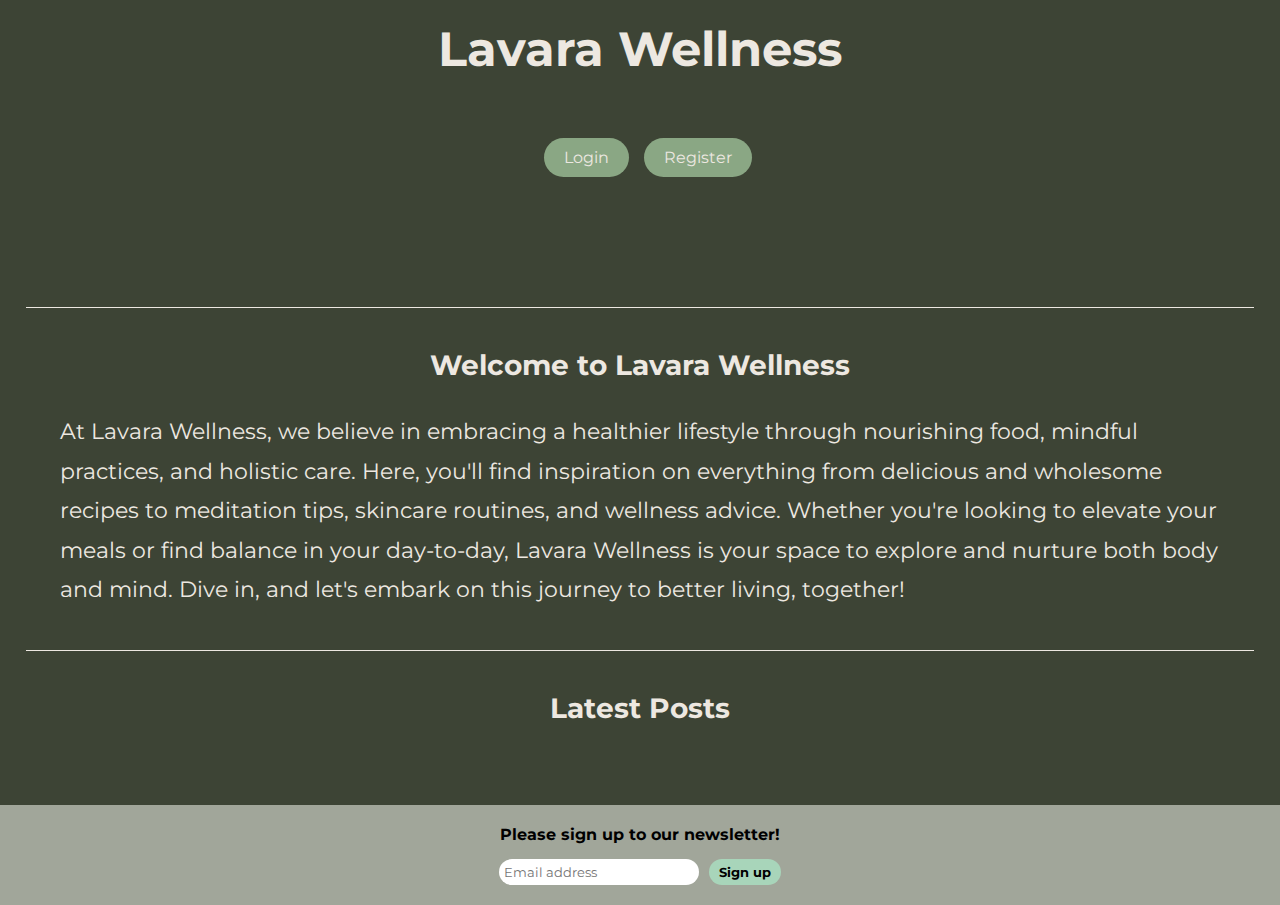
<file: index.html>
<!DOCTYPE html>
<html lang="en">
<head>
    <meta charset="UTF-8">
    <meta name="viewport" content="width=device-width, initial-scale=1.0">
    <title>Lavara Wellness - Home</title>
    <link href="https://fonts.googleapis.com/css2?family=Montserrat:wght@300;400;600&display=swap" rel="stylesheet">
    <link rel="stylesheet" href="../css/main.css">
    <link rel="stylesheet" href="../css/blogfeed.css">
    <script src="../js/main.js" type="module"></script>
    <script src="../js/blogfeed.js" type="module"></script>
</head>
<body>
    <header>
        <a href="index.html" class="responsive-logo-link">
            <h1 class="responsive-logo">Lavara Wellness</h1>
        </a>
        <nav class="desktop-nav">
            <a href="login.html" class="nav-text login-button" id="loginButton" style="display:none;">
                <span>Login</span>
            </a>              
            <a href="#" class="nav-text register-button" id="registerButton">
                <span id="username-display">Register</span>
            </a>
            <button id="edit-button" class="logout-button" style="display:none;">Edit</button>
            <button id="logout-button" class="logout-button" style="display:none;">Log out</button>
        </nav>
    </header>
    <main>
        <div class="carousel-section">
            <div class="carousel">
                <div class="carousel-images"></div>
                <button class="carousel-control prev">&#10094;</button>
                <button class="carousel-control next">&#10095;</button>
            </div>
        </div>
        <hr class="section-divider">
        <h2 class="page-title">Welcome to Lavara Wellness</h2>
        <div class="text-container">
            <p class="centered-text">
                At Lavara Wellness, we believe in embracing a healthier lifestyle through nourishing food, mindful practices, and holistic care. Here, you'll find inspiration on everything from delicious and wholesome recipes to meditation tips, skincare routines, and wellness advice.
                Whether you're looking to elevate your meals or find balance in your day-to-day, Lavara Wellness is your space to explore and nurture both body and mind. Dive in, and let's embark on this journey to better living, together!
            </p>
        </div>
        <hr class="section-divider">
        <h3 class="latest-posts-title">Latest Posts</h3>
        <div class="container">
            <div class="thumbnail-grid" id="postGrid">
            </div>
        </div>
    </main>
    <footer>
        <p>Please sign up to our newsletter!</p>
        <div class="newsletter-signup">
            <input type="email" placeholder="Email address" aria-label="Email address">
                <button class="signup-button">Sign up</button>
        </div>
    </footer>
</body>
</html>
</file>
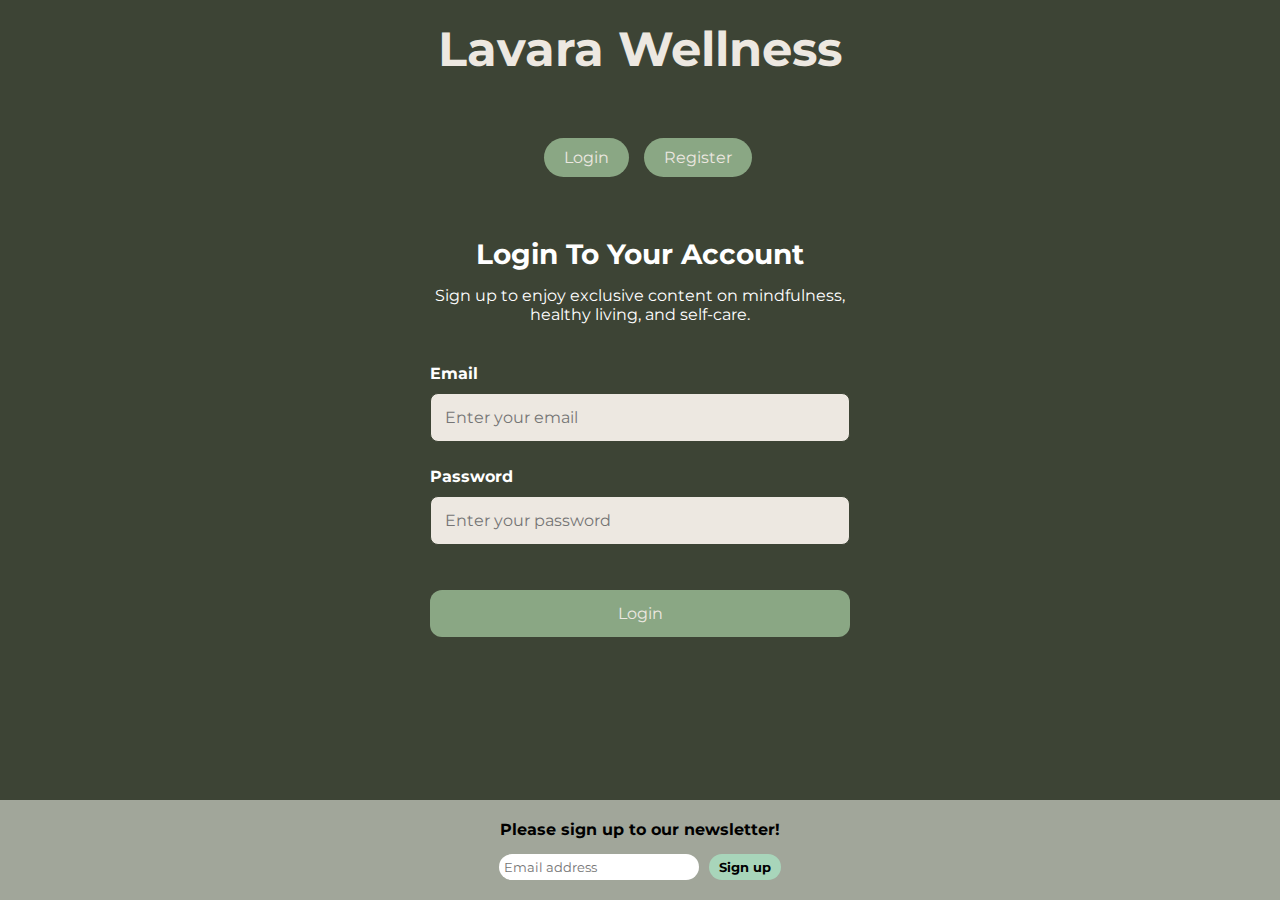
<file: html/login.html>
<!DOCTYPE html>
<html lang="en">
<head>
    <meta charset="UTF-8">
    <meta name="viewport" content="width=device-width, initial-scale=1.0">
    <title>Lavara Wellness - Login</title>
    <link href="https://fonts.googleapis.com/css2?family=Montserrat:wght@300;400;600&display=swap" rel="stylesheet">
    <link rel="stylesheet" href="../css/main.css">
    <link rel="stylesheet" href="../css/login.css">
    <script src="../js/main.js" type="module"></script>
    <script src="../js/login.js" type="module"></script>
</head>
<body>
    <header>
        <a href="/index.html" class="responsive-logo-link">
            <h1 class="responsive-logo">Lavara Wellness</h1>
        </a>
        <nav class="desktop-nav">
            <a href="login.html" class="nav-text login-button" id="loginButton" style="display:none;">
                <span>Login</span>
            </a>              
            <a href="#" class="nav-text register-button" id="registerButton">
                <span id="username-display">Register</span>
            </a>
            <button id="edit-button" class="logout-button" style="display:none;">Edit</button>
            <button id="logout-button" class="logout-button" style="display:none;">Log out</button>
        </nav>
    </header>
    <main>
        <div class="login-container">
            <h1>Login To Your Account</h1>
            <p>Sign up to enjoy exclusive content on mindfulness, healthy living, and self-care.</p>
            <form id="loginForm">
                <div class="input-group">
                    <label for="email">Email</label>
                    <input type="email" id="email" name="email" placeholder="Enter your email" required>
                </div>
                <div class="input-group">
                    <label for="password">Password</label>
                    <input type="password" id="password" name="password" placeholder="Enter your password" required>
                </div>
                <button type="submit" id="loginFormButton">Login</button>
            </form>
            <p id="errorMessage" class="error-message" style="display: none;">Invalid email or password</p>
        </div>
    </main>
    <footer>
        <p>Please sign up to our newsletter!</p>
        <div class="newsletter-signup">
            <input type="email" placeholder="Email address" aria-label="Email address">
                <button class="signup-button">Sign up</button>
        </div>
    </footer>
</body>
</html>
</file>
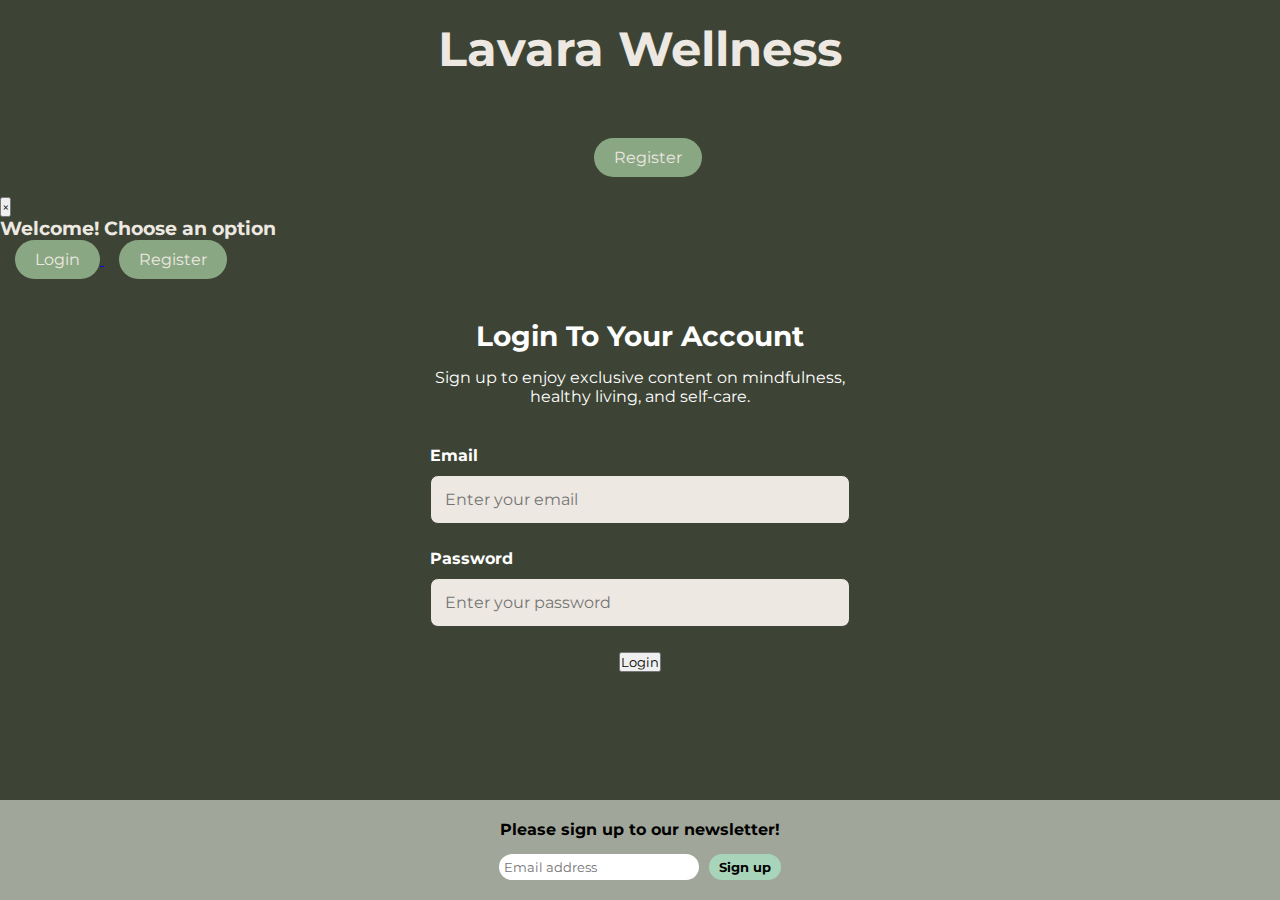
<file: HTML/login.html>
<!DOCTYPE html>
<html lang="en">
<head>
    <meta charset="UTF-8">
    <meta name="viewport" content="width=device-width, initial-scale=1.0">
    <title>Lavara Wellness - Home</title>
    <link href="https://fonts.googleapis.com/css2?family=Montserrat:wght@300;400;600&display=swap" rel="stylesheet">
    <link rel="stylesheet" href="../css/main.css">
    <link rel="stylesheet" href="../css/login.css">
    <script src="../js/main.js" defer></script>
    <script src="../js/login.js" defer></script>
</head>
<body>
    <header>
        <a href="/index.html" class="responsive-logo-link">
            <h1 class="responsive-logo">Lavara Wellness</h1>
        </a>
        <nav class="desktop-nav">
            <a href="javascript:void(0)" class="nav-text register-button" id="registerButton">
                <span id="username-display">Register</span>
            </a>
            <button id="edit-button" class="logout-button" style="display:none;">Edit</button>
            <button id="logout-button" class="logout-button" style="display:none;">Log out</button>
        </nav>
    </header>
    <div id="joinPopup" class="popup">
        <div class="popup-content">
            <button class="close-button" aria-label="Close join popup">×</button>
            <h3 class="popup-heading">Welcome! Choose an option</h3>
            <a href="../html/login.html">
                <button class="login-button">Login</button>
            </a>
            <a href="../html/register.html">
                <button class="register-button">Register</button>
            </a>
        </div>
    </div>
    <main>
        <div class="login-container">
            <h1>Login To Your Account</h1>
            <p>Sign up to enjoy exclusive content on mindfulness, healthy living, and self-care.</p>
            <form id="loginForm">
                <div class="input-group">
                    <label for="email">Email</label>
                    <input type="email" id="email" name="email" placeholder="Enter your email" required>
                </div>
                <div class="input-group">
                    <label for="password">Password</label>
                    <input type="password" id="password" name="password" placeholder="Enter your password" required>
                </div>
                <button type="submit" id="loginButton">Login</button>
            </form>
                <p id="errorMessage" class="error-message">Invalid email or password</p>
            </div>
    </main>
    <footer>
        <p>Please sign up to our newsletter!</p>
        <div class="newsletter-signup">
            <input type="email" placeholder="Email address" aria-label="Email address">
            <a href="/index.html">
                <button class="signup-button">Sign up</button>
            </a>
        </div>
    </footer>
</body>
</html>
</file>
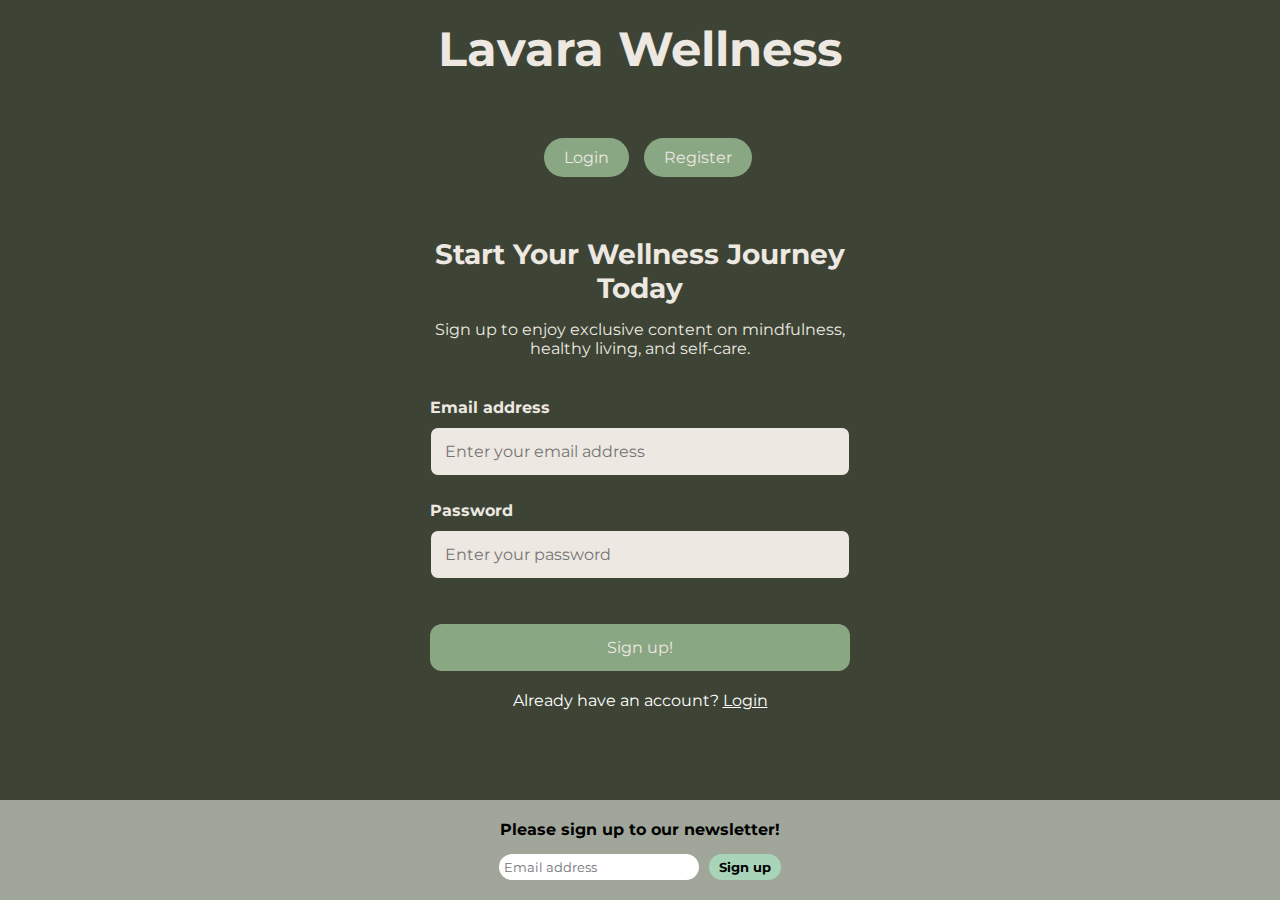
<file: html/register.html>
<!DOCTYPE html>
<html lang="en">
<head>
    <meta charset="UTF-8">
    <meta name="viewport" content="width=device-width, initial-scale=1.0">
    <title>Lavara Wellness - Home</title>
    <link href="https://fonts.googleapis.com/css2?family=Montserrat:wght@300;400;600&display=swap" rel="stylesheet">
    <link rel="stylesheet" href="../css/main.css">
    <link rel="stylesheet" href="../css/register.css">
    <script src="../js/main.js" type="module"></script>
    <script src="../js/register.js" type="module"></script>
</head>
<body>
    <header>
        <a href="/index.html" class="responsive-logo-link">
            <h1 class="responsive-logo">Lavara Wellness</h1>
        </a>
        <nav class="desktop-nav">
            <a href="login.html" class="nav-text login-button" id="loginButton" style="display:none;">
                <span>Login</span>
            </a>              
            <a href="#" class="nav-text register-button" id="registerButton">
                <span id="username-display">Register</span>
            </a>
            <button id="edit-button" class="logout-button" style="display:none;">Edit</button>
            <button id="logout-button" class="logout-button" style="display:none;">Log out</button>
        </nav>
    </header>
    <main>
        <section class="register-form">
            <div class="text-container">
                <h1>Start Your Wellness Journey Today</h1>
                <p>Sign up to enjoy exclusive content on mindfulness, healthy living, and self-care.</p>
            </div>
            <form id="registerForm">
                <div class="input-group">
                    <label for="email">Email address</label>
                    <input type="email" id="email" name="email" placeholder="Enter your email address" required>
                </div>
                <div class="input-group">
                    <label for="password">Password</label>
                    <input type="password" id="password" name="password" placeholder="Enter your password" required>
                </div>
                <button type="submit" class="sign-up-button" id="sign-up-button">Sign up!</button>
            </form>
            <p id="errorMessage" class="error-message">Please fill in all fields correctly.</p>
            <p class="login-link">
                Already have an account? 
                <a href="../html/login.html" class="login-text">Login</a>
            </p>
        </section>
    </main>
    <footer>
        <p>Please sign up to our newsletter!</p>
        <div class="newsletter-signup">
            <input type="email" placeholder="Email address" aria-label="Email address">
                <button class="signup-button">Sign up</button>
        </div>
    </footer>
</body>
</html>
</file>
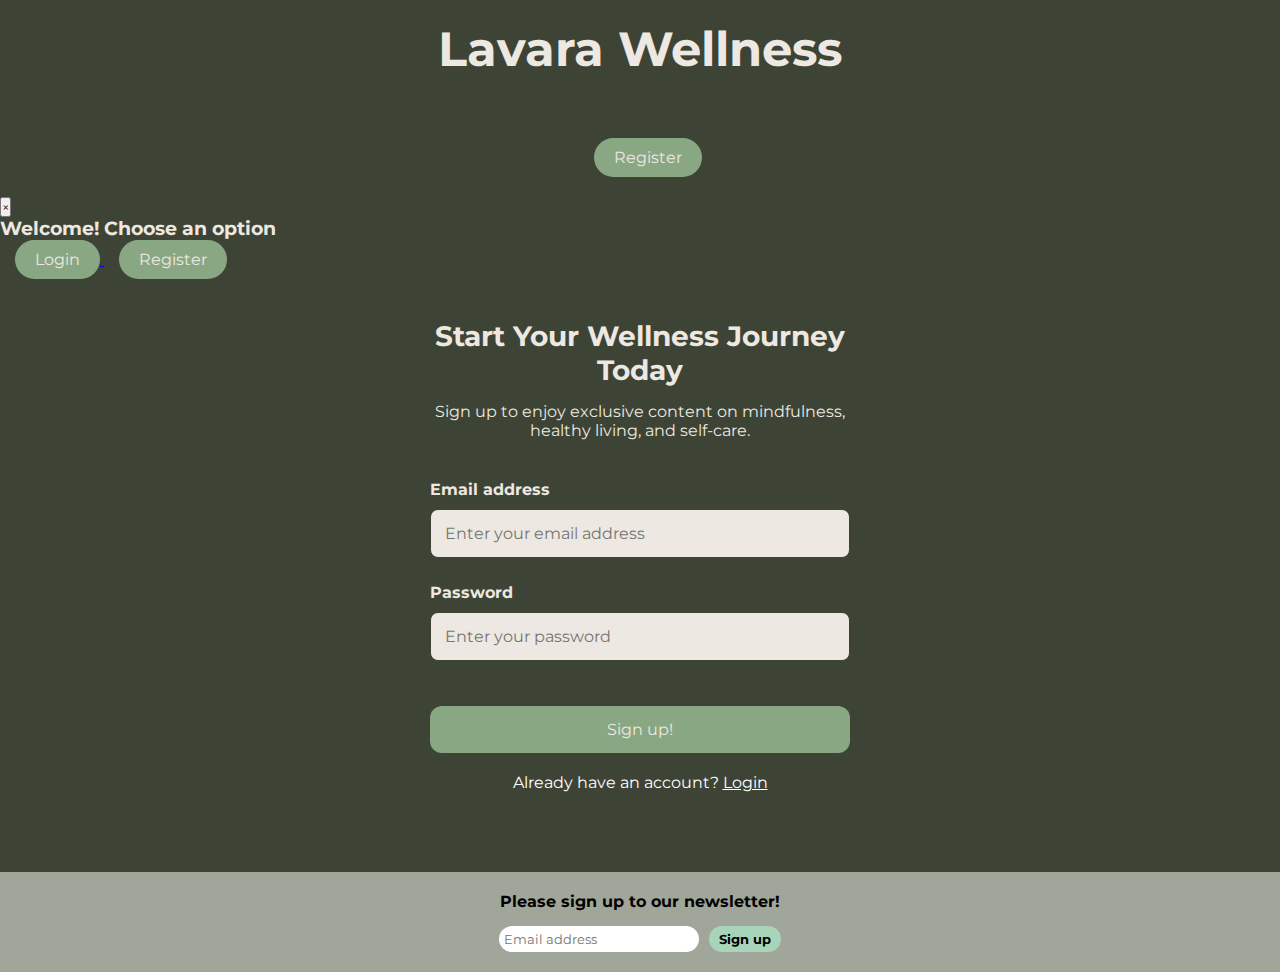
<file: HTML/register.html>
<!DOCTYPE html>
<html lang="en">
<head>
    <meta charset="UTF-8">
    <meta name="viewport" content="width=device-width, initial-scale=1.0">
    <title>Lavara Wellness - Home</title>
    <link href="https://fonts.googleapis.com/css2?family=Montserrat:wght@300;400;600&display=swap" rel="stylesheet">
    <link rel="stylesheet" href="../css/main.css">
    <link rel="stylesheet" href="../css/register.css">
    <script src="../js/main.js" defer></script>
    <script src="../js/register.js" defer></script>
</head>
<body>
    <header>
        <a href="/index.html" class="responsive-logo-link">
            <h1 class="responsive-logo">Lavara Wellness</h1>
        </a>
        <nav class="desktop-nav">
            <a href="javascript:void(0)" class="nav-text register-button" id="registerButton">
                <span id="username-display">Register</span>
            </a>
            <button id="edit-button" class="logout-button" style="display:none;">Edit</button>
            <button id="logout-button" class="logout-button" style="display:none;">Log out</button>
        </nav>
    </header>
    <div id="joinPopup" class="popup">
        <div class="popup-content">
            <button class="close-button" aria-label="Close join popup">×</button>
            <h3 class="popup-heading">Welcome! Choose an option</h3>
            <a href="../html/login.html">
                <button class="login-button">Login</button>
            </a>
            <a href="../html/register.html">
                <button class="register-button">Register</button>
            </a>
        </div>
    </div>
    <main>
        <section class="register-form">
            <div class="text-container">
                <h1>Start Your Wellness Journey Today</h1>
                <p>Sign up to enjoy exclusive content on mindfulness, healthy living, and self-care.</p>
            </div>
            <form id="registerForm">
                <div class="input-group">
                    <label for="email">Email address</label>
                    <input type="email" id="email" name="email" placeholder="Enter your email address" required>
                </div>
                <div class="input-group">
                    <label for="password">Password</label>
                    <input type="password" id="password" name="password" placeholder="Enter your password" required>
                </div>
                <button type="submit" class="sign-up-button" id="sign-up-button">Sign up!</button>
            </form>
            <p id="errorMessage" class="error-message">Please fill in all fields correctly.</p>
            <p class="login-link">
                Already have an account? 
                <a href="../html/login.html" class="login-text">Login</a>
            </p>
        </section>
    </main>
    <footer>
        <p>Please sign up to our newsletter!</p>
        <div class="newsletter-signup">
            <input type="email" placeholder="Email address" aria-label="Email address">
            <a href="/index.html">
                <button class="signup-button">Sign up</button>
            </a>
        </div>
    </footer>
</body>
</html>
</file>
<file: css/main.css>
* {
    margin: 0;
    padding: 0;
    box-sizing: border-box;
    font-family: 'Montserrat', sans-serif;
}

body {
    background-color: #3D4435;
    color: #EDE8E1;
    display: flex;
    flex-direction: column;
    min-height: 100vh;
}

header {
    display: flex;
    flex-direction: column;
    align-items: center;
    padding: 20px;
    width: 100%;
    position: relative;
}

.logo, .responsive-logo-link, .responsive-logo {
    font-size: 3rem !important;
    text-align: center;
    color: #EDE8E1;
    text-decoration: none;
    font-weight: bold;
}

header h1 {
    font-size: 28px !important;
    text-align: center;
    margin-bottom: 10px;
    color: #EDE8E1;
}

.nav-text, .logout-button, .register-button, .login-button, .edit-button {
    text-decoration: none;
    color: #EDE8E1;
    padding: 10px 20px;
    background-color: #8AA784;  
    border-radius: 25px;
    font-size: 16px;
    display: inline-block;
    margin-left: 15px;
    transition: background-color 0.3s ease, transform 0.3s ease;
    border: none; 
}

.nav-text:hover, .logout-button:hover, .register-button:hover, .login-button:hover, .edit-button:hover {
    background-color: #6f9a67;  
    transform: scale(1.05); 
}

nav a, nav button {
    cursor: pointer;
}

.desktop-nav {
    font-size: 20px;
    color: #EDE8E1;
    text-decoration: none;
    margin-top: 10px;
    display: flex;
    align-items: center;
    justify-content: center;
}

.responsive-logo {
    font-size: 3rem !important;
    text-align: center;
    color: #EDE8E1;
    margin-bottom: 50px;
}

footer {
    background-color: #A1A69A;
    padding: 20px 15px;
    width: 100%;
    text-align: center;
    margin-top: auto;
}

footer p {
    color: #000000;
    font-weight: bold;
    margin-bottom: 15px;
}

.newsletter-signup {
    display: flex;
    justify-content: center;
    align-items: center;
    gap: 10px;
    margin-top: 10px;
}

.newsletter-signup input[type="email"] {
    padding: 5px;
    border-radius: 20px;
    border: none;
    width: 200px;
}

.newsletter-signup button {
    background-color: #A8D5BA;
    border: none;
    padding: 5px 10px;
    border-radius: 20px;
    font-weight: bold;
    cursor: pointer;
}
</file>
<file: css/blogfeed.css>
.post-title {
    text-align: center;
    font-size: 32px;
    margin-bottom: 40px; 
    color: #EDE8E1;
    font-weight: bold;
}

.post-date {
    text-align: left; 
    font-size: 18px;
    color: #EDE8E1;
    margin-bottom: 35px; 
}

.post-date-line {
    border: 0;
    border-top: 2px solid #EDE8E1;
    margin: 50px 0; 
}

.post-image {
    width: 100%;
    display: block;
    margin-bottom: 60px;
}

.post-image img {
    width: 100%;
    height: auto;
    object-fit: cover;
    border-radius: 8px;
}

.post-content::after {
    content: "";
    display: block;
    border-top: 2px solid #EDE8E1;
    margin-top: 60px; 
}

.carousel-section {
    padding: 30px 0;
    margin-bottom: 50px;
}

.text-container {
    width: 100%; 
    max-width: 1300px; 
    margin: 0 auto; 
    padding: 0 20px; 
}

.centered-text {
    text-align: left; 
    font-size: 22px;
    line-height: 1.8; 
    color: #EDE8E1; 
    margin-top: 20px; 
    margin-bottom: 20px; 
    padding: 0 20px;
    max-width: 1200px; 
    width: 100%;
    margin-left: auto;
    margin-right: auto; 
}

.page-title {
    margin-bottom: 30px; 
    text-align: center;
}

@media (max-width: 768px) {
    .centered-text {
        font-size: 18px; 
        line-height: 1.6; 
        padding: 0 15px; 
        margin: 20px; 
        width: 100%; 
        max-width: none; 
    }
}

.section-divider {
    width: 96%;
    margin: 40px auto;
    border: none;
    border-top: 1px solid #EDE8E1;
}

.page-title, .latest-posts-title {
    font-size: 28px;
    color: #EDE8E1;
    text-align: center;
    margin-top: 40px;
    margin-bottom: 30px;
}

.carousel {
    position: relative;
    width: 90vw;
    max-width: 1200px;
    margin: 0 auto;
    overflow: hidden;
}

.carousel-images {
    display: flex;
    transition: transform 0.5s ease;
}

.carousel-item {
    min-width: 100%;
    height: 60vw;
    max-height: 500px;
    position: relative;
    overflow: hidden;
}

.rounded-image {
    border-radius: 10px;
    width: 100%;
    height: 100%;
    object-fit: cover;
}

.carousel-title-overlay {
    position: absolute;
    top: 50%;
    left: 50%;
    transform: translate(-50%, -50%);
    color: #EDE8E1;
    font-size: 24px;
    text-align: center;
    opacity: 0;
    transition: opacity 0.3s ease;
}

@media (min-width: 769px) {
    .carousel-item:hover .rounded-image {
        filter: blur(4px) brightness(0.7);
    }

    .carousel-item:hover .carousel-title-overlay {
        opacity: 1;
    }
}

@media (max-width: 768px) {
    .carousel-item .rounded-image {
        filter: blur(4px) brightness(0.7);
    }

    .carousel-item .carousel-title-overlay {
        opacity: 1;
    }

    .carousel-control {
        display: none;
    }
}

.carousel-control {
    position: absolute;
    top: 50%;
    transform: translateY(-50%);
    background-color: rgba(0, 0, 0, 0.5);
    color: #EDE8E1;
    border: none;
    cursor: pointer;
    padding: 10px;
    font-size: 24px;
    z-index: 1;
    height: 40px;
    width: 40px;
    display: flex;
    align-items: center;
    justify-content: center;
    border-radius: 50%;
}

.carousel-control.prev {
    left: 15px;
}

.carousel-control.next {
    right: 15px;
}

.container {
    display: flex;
    justify-content: center;
    padding: 20px;
    margin-top: 40px;
}

.thumbnail-grid {
    display: grid;
    grid-template-columns: repeat(3, minmax(350px, 1fr));
    gap: 20px;
    max-width: 1300px;
    width: 100%;
}

.thumbnail {
    position: relative;
    overflow: hidden;
    border-radius: 10px;
    cursor: pointer;
    width: 100%;
    aspect-ratio: 1 / 1;
    background-color: #ccc;
}

.thumbnail img {
    width: 100%;
    height: 100%;
    object-fit: cover;
    transition: transform 0.3s ease, filter 0.3s ease;
}

.thumbnail:hover img {
    transform: scale(1.05);
    filter: blur(3px) brightness(70%);
}

.overlay {
    position: absolute;
    top: 0;
    left: 0;
    width: 100%;
    height: 100%;
    display: flex;
    align-items: center;
    justify-content: center;
    color: #EDE8E1;
    background-color: rgba(0, 0, 0, 0.5);
    opacity: 0;
    transition: opacity 0.3s ease;
    font-size: 18px;
    font-weight: bold;
    text-align: center;
    padding: 10px;
}

.thumbnail:hover .overlay {
    opacity: 1;
}

@media (max-width: 1024px) and (min-width: 769px) {
    .thumbnail-grid {
        grid-template-columns: repeat(2, minmax(250px, 1fr));
    }
}

@media (max-width: 768px) {
    .thumbnail-grid {
        grid-template-columns: repeat(2, 1fr);
    }

    .thumbnail {
        width: 100%;
        height: auto;
    }

    .thumbnail img {
        filter: blur(3px) brightness(70%);
    }

    .overlay {
        opacity: 1;
    }

    .thumbnail:hover img,
    .thumbnail:hover .overlay {
        transform: none;
        opacity: 1;
    }
}
</file>
<file: css/login.css>
.login-container {
    padding: 40px; 
    border-radius: 8px;
    text-align: center;
    max-width: 500px;
    width: 100%;
    margin: 0 auto; 
}

.text-container {
    margin-bottom: 30px; 
}

h1 {
    font-size: 28px; 
    margin-bottom: 15px; 
    color: #FFFFFF; 
}

p {
    font-size: 16px;
    margin-bottom: 40px; 
    color: #FFFFFF; 
}

.input-group {
    margin-bottom: 25px; 
    text-align: left; 
}

.input-group label {
    font-weight: bold;
    display: block;
    margin-bottom: 10px; 
    color: #FFFFFF; 
}

.input-group input {
    width: 100%;
    padding: 14px;
    font-size: 16px;
    border: 1px solid #3D4435; 
    border-radius: 8px;
    background-color: #EDE8E1; 
    color: #3D4435; 
}

#loginFormButton {
    background-color: #8AA784; 
    color: #EDE8E1; 
    font-size: 16px;
    padding: 14px 20px; 
    border: none;
    border-radius: 12px; 
    cursor: pointer;
    width: 100%;
    margin-top: 20px;
}

#loginFormButton:hover {
    background-color: #A1B88D; 
    color: #EDE8E1;
}

.error-message {
    color: red;
    display: none; 
    font-size: 14px;
    margin-top: 20px;
    margin-bottom: 20px;
    text-align: center;
}

.error-message.show {
    display: block;
    padding: 10px;
    background-color: #f8d7da; 
    border: 1px solid #f5c6cb; 
    border-radius: 5px;
}
</file>
<file: css/register.css>
.register-form {
    padding: 40px; 
    border-radius: 8px;
    text-align: center;
    max-width: 500px;
    width: 100%;
    margin: 0 auto; 
}

.text-container {
    margin-bottom: 30px; 
}

h1 {
    font-size: 28px; 
    margin-bottom: 15px; 
}

p {
    font-size: 16px;
    margin-bottom: 40px; 
}

.input-group {
    margin-bottom: 25px; 
    text-align: left;
}

.input-group label {
    font-weight: bold;
    display: block;
    margin-bottom: 10px; 
}

.input-group input {
    width: 100%;
    padding: 14px; 
    font-size: 16px;
    border: 1px solid #3D4435; 
    border-radius: 8px; 
    background-color: #EDE8E1; 
    color: #3D4435;
}

.sign-up-button {
    background-color: #8AA784; 
    color: #EDE8E1;
    font-size: 16px;
    padding: 14px 20px; 
    border: none;
    border-radius: 12px; 
    cursor: pointer;
    width: 100%;
    margin-top: 20px;
}

.sign-up-button:hover {
    background-color: #A1B88D; 
    color: #EDE8E1;
}

.error-message {
    color: red;
    display: none; 
    font-size: 14px;
    margin-top: 20px;
    margin-bottom: 20px; 
}

.login-link {
    margin-top: 20px;
    font-size: 16px;
    color: #FFFFFF; 
}

.login-link .login-text {
    text-decoration: underline;
    color: #FFFFFF; 
    cursor: pointer;
}

.login-link .login-text:hover {
    color: #6f9a67; 
}
</file>
